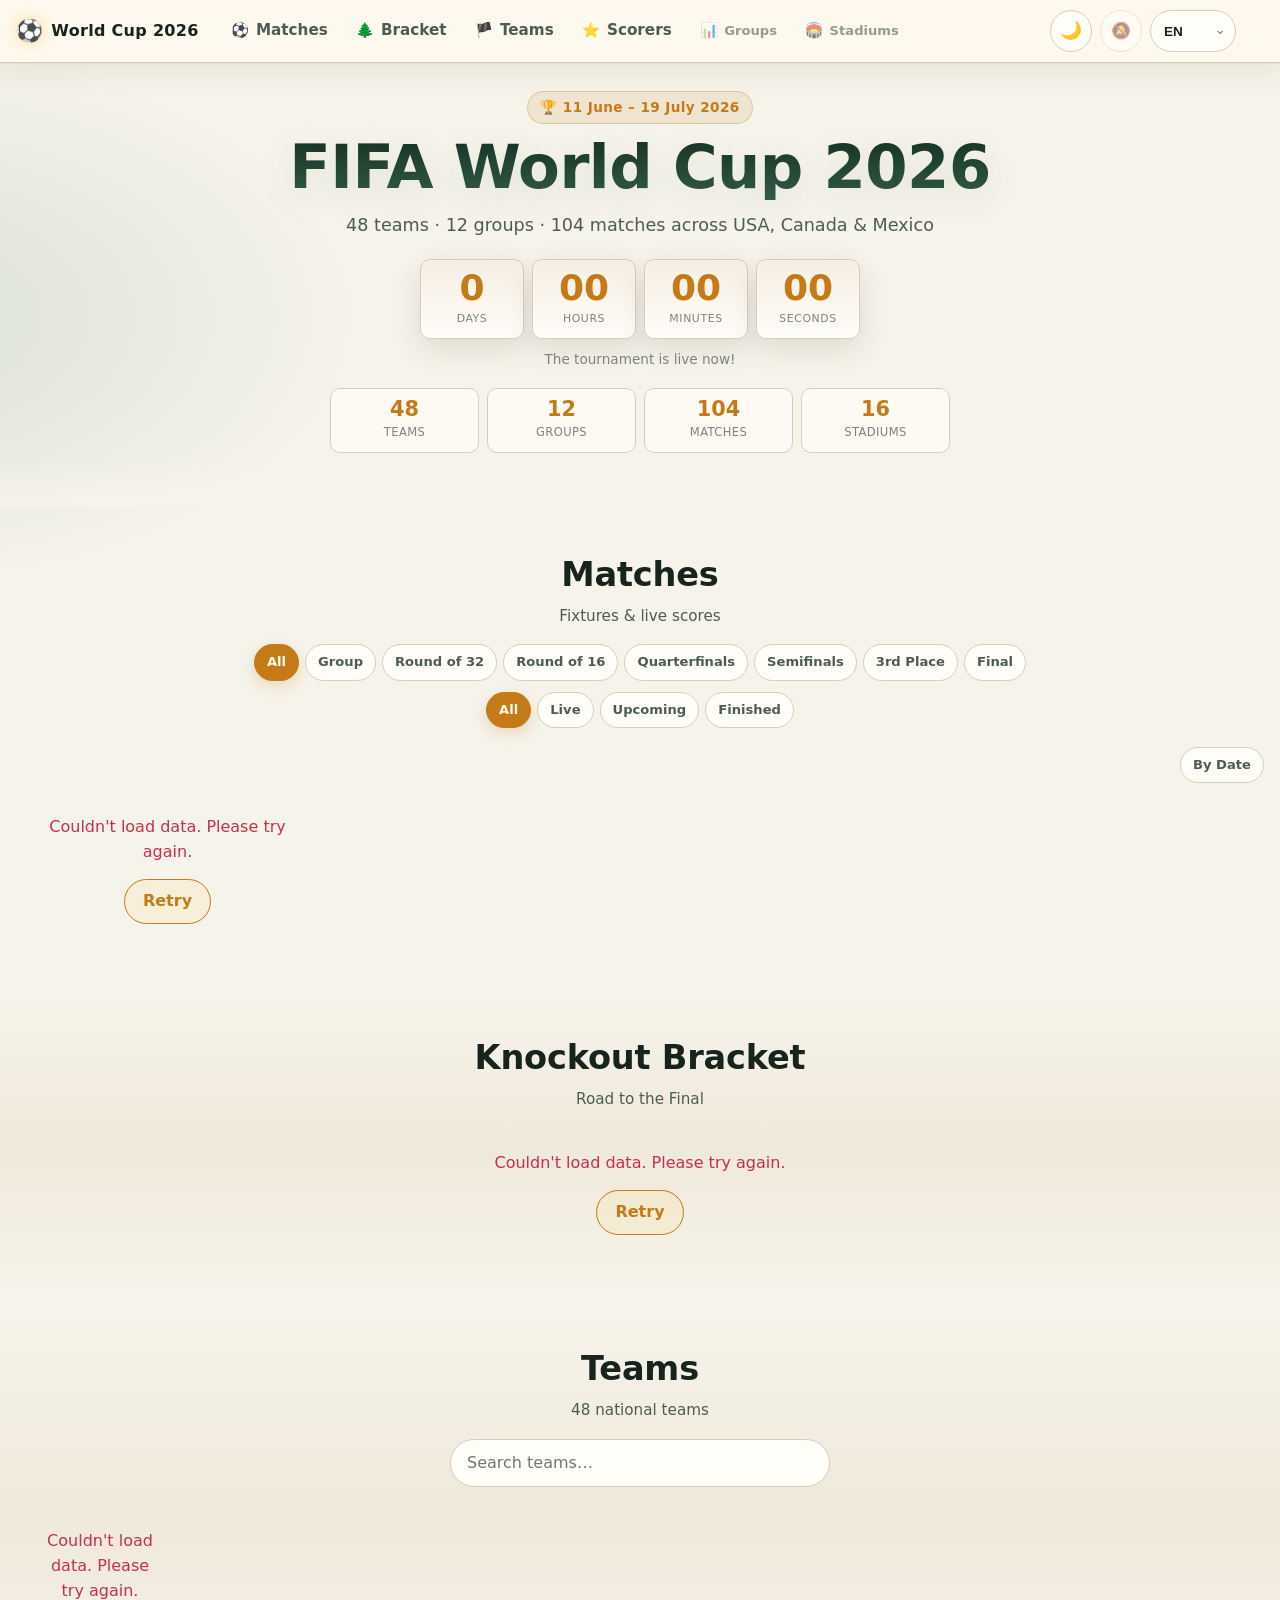
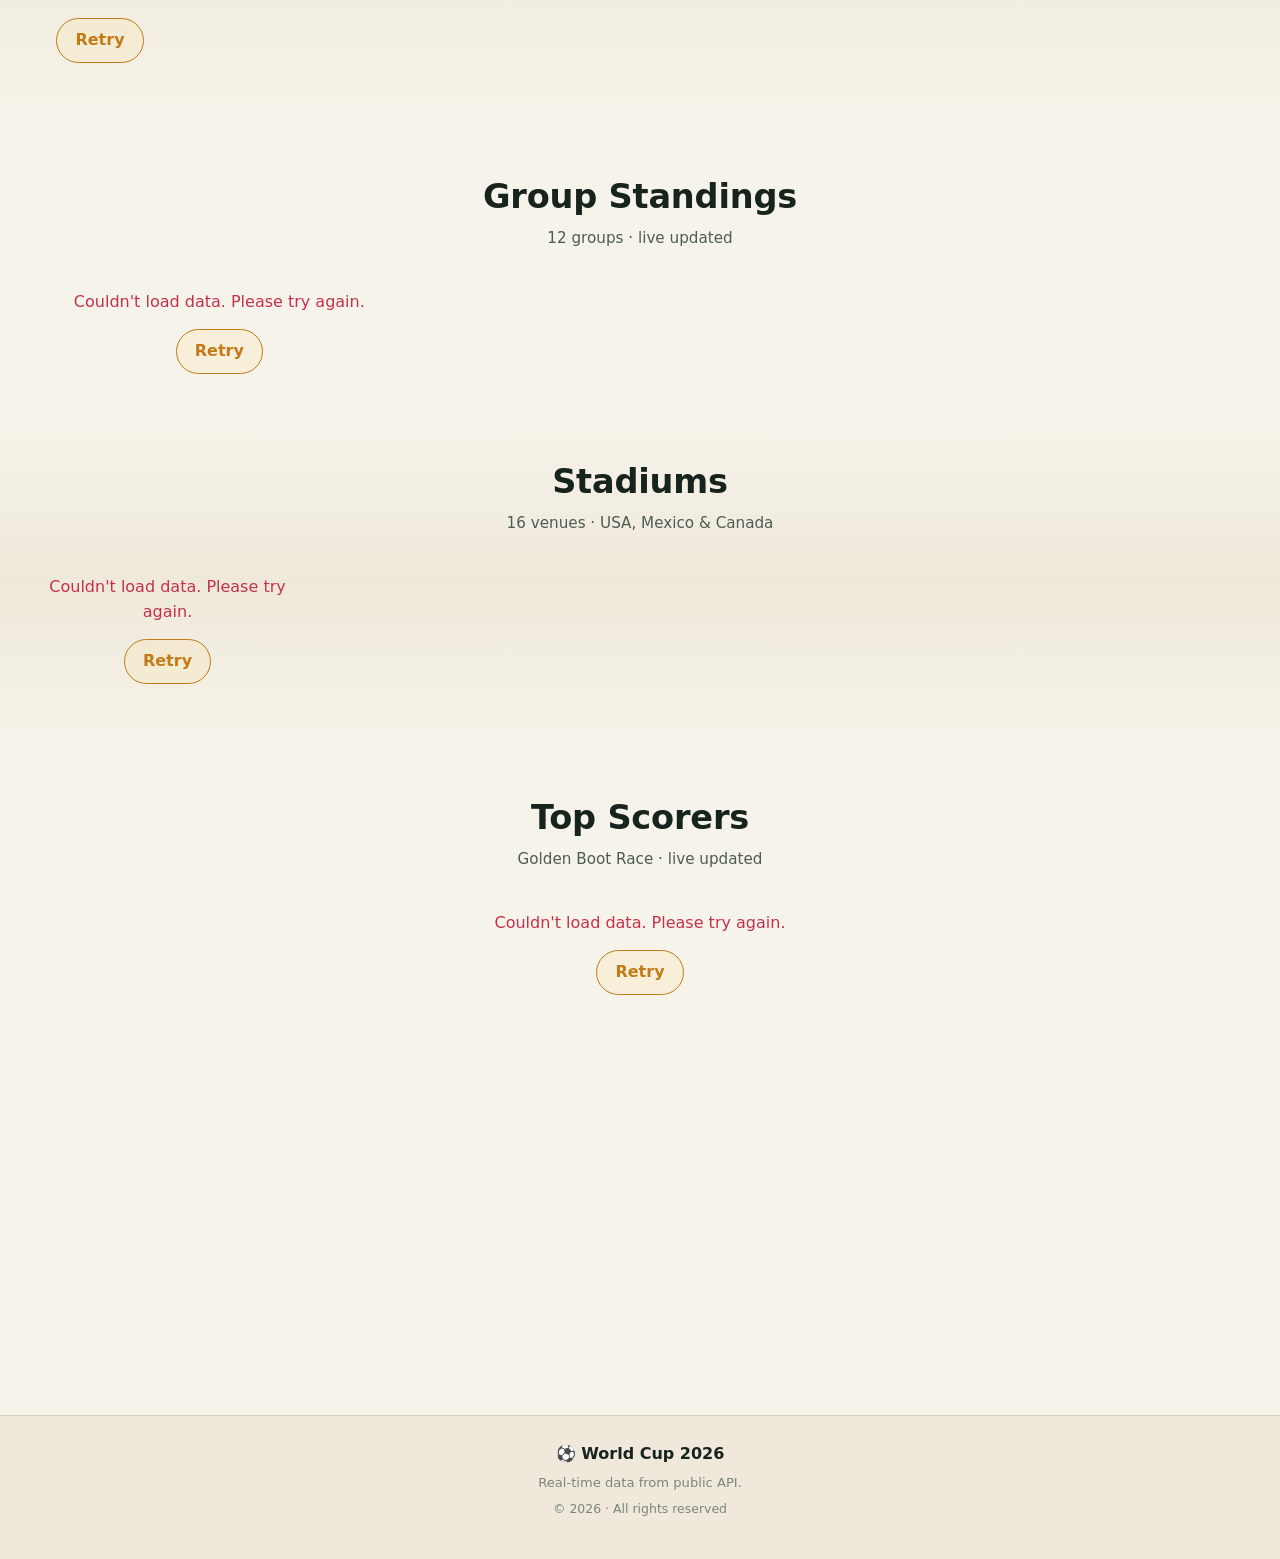
<file: index.html>
<!DOCTYPE html>
<html lang="en" dir="ltr">
<head>
  <meta charset="UTF-8" />
  <meta name="viewport" content="width=device-width, initial-scale=1.0, viewport-fit=cover" />
  <meta name="theme-color" content="#070b16" />
  <meta name="color-scheme" content="dark" />

  <!-- Primary SEO -->
  <title>World Cup 2026 — Live Scores, Fixtures, Groups & Standings</title>
  <meta name="description" content="World Cup 2026 live scores, fixtures & group standings. Real-time updates for all 48 teams and 104 matches across USA, Canada & Mexico. Track World Cup 2026 matches, scores, groups, and standings." />
  <meta name="keywords" content="World Cup 2026, FIFA World Cup 2026, world cup 2026 live scores, world cup 2026 fixtures, world cup 2026 groups, world cup 2026 standings, world cup 2026 table, football, soccer, USA Canada Mexico, 48 teams, 104 matches" />
  <meta name="author" content="World Cup 26 Tracker" />
  <meta name="robots" content="index, follow, max-image-preview:large, max-snippet:-1, max-video-preview:-1" />
  <meta name="googlebot" content="index, follow" />
  <link rel="canonical" href="https://shawon-lodh.github.io/worldcup26/" />
  <link rel="sitemap" type="application/xml" title="Sitemap" href="https://shawon-lodh.github.io/worldcup26/sitemap.xml" />

  <!-- hreflang: English + Bangla -->
  <link rel="alternate" hreflang="en" href="https://shawon-lodh.github.io/worldcup26/?lang=en" />
  <link rel="alternate" hreflang="bn" href="https://shawon-lodh.github.io/worldcup26/?lang=bn" />
  <link rel="alternate" hreflang="x-default" href="https://shawon-lodh.github.io/worldcup26/" />

  <!-- Open Graph -->
  <meta property="og:type" content="website" />
  <meta property="og:site_name" content="World Cup 2026" />
  <meta property="og:title" content="FIFA World Cup 2026 — Live Scores & Fixtures" />
  <meta property="og:description" content="Real-time scores, fixtures and group standings for all 104 matches of FIFA World Cup 2026 across USA, Canada & Mexico." />
  <meta property="og:url" content="https://shawon-lodh.github.io/worldcup26/" />
  <meta property="og:locale" content="en" />
  <meta property="og:locale:alternate" content="bn" />
  <meta property="og:image" content="https://shawon-lodh.github.io/worldcup26/assets/og.png" />
  <meta property="og:image:width" content="1200" />
  <meta property="og:image:height" content="630" />
  <meta property="og:image:alt" content="FIFA World Cup 2026 tracker" />

  <!-- Twitter Card -->
  <meta name="twitter:card" content="summary_large_image" />
  <meta name="twitter:title" content="FIFA World Cup 2026 — Live Scores & Fixtures" />
  <meta name="twitter:description" content="Real-time scores, fixtures and group standings for all 104 matches of FIFA World Cup 2026." />
  <meta name="twitter:image" content="https://shawon-lodh.github.io/worldcup26/assets/og.png" />

  <!-- PWA / icons -->
  <link rel="manifest" href="site.webmanifest" />
  <link rel="apple-touch-icon" href="assets/icons/icon-192.png" />
  <link rel="icon" type="image/svg+xml" href="assets/icons/favicon.svg" />
  <link rel="icon" type="image/png" sizes="32x32" href="assets/icons/icon-32.png" />
  <link rel="shortcut icon" href="favicon.ico" />

  <!-- Mobile app deep-link hints (deferred deep links can be added per platform) -->
  <meta name="application-name" content="World Cup 2026" />
  <meta name="apple-mobile-web-app-capable" content="yes" />
  <meta name="apple-mobile-web-app-status-bar-style" content="black-translucent" />
  <meta name="apple-mobile-web-app-title" content="World Cup 2026" />
  <meta name="mobile-web-app-capable" content="yes" />

  <!-- Performance -->
  <link rel="preconnect" href="https://flagcdn.com" crossorigin />
  <link rel="dns-prefetch" href="https://www.googletagmanager.com" />
  <link rel="stylesheet" href="assets/css/styles.css?v=6" />

  <!-- Google Search Console verification token -->
  <meta name="google-site-verification" content="fX9WxSy3emi-8nf_U-zmf0Hlfic_TPFxzqS1rGSYq4E" />

  <!-- Structured data: tells Google exactly what this page is.
       Improves eligibility for rich results (sports, breadcrumbs, sitelinks, FAQ). -->
  <script type="application/ld+json">
  {
    "@context": "https://schema.org",
    "@graph": [
      {
        "@type": "WebSite",
        "@id": "https://shawon-lodh.github.io/worldcup26/#website",
        "url": "https://shawon-lodh.github.io/worldcup26/",
        "name": "World Cup 2026 — Live Scores & Fixtures",
        "description": "Live scores, fixtures and group standings for FIFA World Cup 2026. Real-time updates for all 48 teams and 104 matches.",
        "inLanguage": ["en", "bn"],
        "potentialAction": {
          "@type": "SearchAction",
          "target": "https://shawon-lodh.github.io/worldcup26/?q={search_term_string}",
          "query-input": "required name=search_term_string"
        }
      },
      {
        "@type": "SportsEvent",
        "name": "2026 FIFA World Cup",
        "sport": "Soccer",
        "startDate": "2026-06-11T13:00:00Z",
        "endDate": "2026-07-19T18:00:00Z",
        "location": [
          { "@type": "Country", "name": "United States" },
          { "@type": "Country", "name": "Mexico" },
          { "@type": "Country", "name": "Canada" }
        ],
        "offers": {
          "@type": "Offer",
          "url": "https://www.fifa.com/en/tickets",
          "name": "FIFA World Cup 2026 Tickets"
        },
        "description": "The 23rd edition of the FIFA World Cup, hosted by USA, Canada and Mexico, featuring 48 national teams across 12 groups and 104 matches.",
        "url": "https://shawon-lodh.github.io/worldcup26/"
      },
      {
        "@type": "BreadcrumbList",
        "itemListElement": [
          { "@type": "ListItem", "position": 1, "name": "World Cup 2026", "item": "https://shawon-lodh.github.io/worldcup26/" },
          { "@type": "ListItem", "position": 2, "name": "Matches & Fixtures", "item": "https://shawon-lodh.github.io/worldcup26/#matches" },
          { "@type": "ListItem", "position": 3, "name": "Group Standings", "item": "https://shawon-lodh.github.io/worldcup26/#groups" },
          { "@type": "ListItem", "position": 4, "name": "Teams", "item": "https://shawon-lodh.github.io/worldcup26/#teams" },
          { "@type": "ListItem", "position": 5, "name": "Stadiums", "item": "https://shawon-lodh.github.io/worldcup26/#stadiums" }
        ]
      },
      {
        "@type": "FAQPage",
        "mainEntity": [
          {
            "@type": "Question",
            "name": "When is the FIFA World Cup 2026?",
            "acceptedAnswer": { "@type": "Answer", "text": "The FIFA World Cup 2026 runs from 11 June to 19 July 2026 across USA, Canada and Mexico." }
          },
          {
            "@type": "Question",
            "name": "How many teams are in the World Cup 2026?",
            "acceptedAnswer": { "@type": "Answer", "text": "48 teams will compete in the 2026 FIFA World Cup, expanded from 32 teams in previous tournaments." }
          },
          {
            "@type": "Question",
            "name": "How many matches are in the World Cup 2026?",
            "acceptedAnswer": { "@type": "Answer", "text": "A total of 104 matches will be played across the tournament: 72 group stage matches, plus 32 knockout matches through to the Final." }
          },
          {
            "@type": "Question",
            "name": "Where can I see World Cup 2026 live scores and group standings?",
            "acceptedAnswer": { "@type": "Answer", "text": "You can track live scores, fixtures and group standings for World Cup 2026 at https://shawon-lodh.github.io/worldcup26/ with real-time updates." }
          }
        ]
      }
    ]
  }
  </script>
</head>
<body>
  <!-- ░░ Header / Nav ░░ -->
  <header class="topbar" id="topbar">
    <div class="container topbar__inner">
      <a href="#top" class="brand" aria-label="World Cup 2026">
        <span class="brand__ball">⚽</span>
        <span class="brand__text" data-i18n="brand">World Cup 2026</span>
      </a>
      <nav class="nav" id="nav">
        <a href="#matches" class="nav__link"><i>⚽</i> <span data-i18n="nav_matches">Matches</span></a>
        <a href="#bracket" class="nav__link"><i>🌲</i> <span data-i18n="nav_bracket">Bracket</span></a>
        <a href="#teams" class="nav__link"><i>🏴</i> <span data-i18n="nav_teams">Teams</span></a>
        <a href="#scorers" class="nav__link"><i>⭐</i> <span data-i18n="nav_scorers">Scorers</span></a>
        <a href="#groups" class="nav__link nav__link--sub"><i>📊</i> <span data-i18n="nav_groups">Groups</span></a>
        <a href="#stadiums" class="nav__link nav__link--sub"><i>🏟️</i> <span data-i18n="nav_stadiums">Stadiums</span></a>
      </nav>
      <div class="topbar__actions">
        <button id="themeBtn" class="theme-btn" aria-label="Toggle theme">☀️</button>
        <button id="notifBtn" class="theme-btn" aria-label="Goal notifications" title="Enable goal alerts">🔔</button>
        <label class="lang-switch" for="langSelect">
          <span class="sr-only" data-i18n="language_label">Language</span>
          <select id="langSelect" class="lang-switch__select" aria-label="Language">
            <option value="en">EN</option>
            <option value="bn">বাংলা</option>
          </select>
        </label>
        <button id="menuBtn" class="btn btn--icon menu-btn" aria-label="Menu" aria-expanded="false">☰</button>
        </div>
        <div id="statsBarHost" style="margin-top:16px"></div>
        <div id="tourneyProgressHost" style="margin-top:12px"></div>
      </div>
  </header>

  <main id="top">
    <!-- ░░ Hero ░░ -->
    <section class="hero">
      <div class="container hero__inner">
        <p class="hero__badge">🏆 <span data-i18n="hero_dates">11 June – 19 July 2026</span></p>
        <h1 class="hero__title" data-i18n="hero_title">FIFA World Cup 2026</h1>
        <p class="hero__subtitle" data-i18n="hero_subtitle">48 teams · 12 groups · 104 matches across USA, Canada & Mexico</p>

        <div class="countdown" id="countdown" aria-live="polite">
          <div class="countdown__cell"><span class="countdown__num" id="cd-days">--</span><span class="countdown__lbl" data-i18n="cd_days">Days</span></div>
          <div class="countdown__sep">:</div>
          <div class="countdown__cell"><span class="countdown__num" id="cd-hours">--</span><span class="countdown__lbl" data-i18n="cd_hours">Hours</span></div>
          <div class="countdown__sep">:</div>
          <div class="countdown__cell"><span class="countdown__num" id="cd-mins">--</span><span class="countdown__lbl" data-i18n="cd_mins">Minutes</span></div>
          <div class="countdown__sep">:</div>
          <div class="countdown__cell"><span class="countdown__num" id="cd-secs">--</span><span class="countdown__lbl" data-i18n="cd_secs">Seconds</span></div>
        </div>
        <p class="countdown__target" id="cdTarget"></p>

        <div class="stats" id="statsList">
          <div class="stat"><span class="stat__num">48</span><span class="stat__lbl" data-i18n="stat_teams">Teams</span></div>
          <div class="stat"><span class="stat__num">12</span><span class="stat__lbl" data-i18n="stat_groups">Groups</span></div>
          <div class="stat"><span class="stat__num">104</span><span class="stat__lbl" data-i18n="stat_matches">Matches</span></div>
          <div class="stat"><span class="stat__num">16</span><span class="stat__lbl" data-i18n="stat_stadiums">Stadiums</span></div>
        </div>
        <div id="tourneyProgressHost" style="margin-top:12px"></div>
      </div>
      <div class="hero__wave" aria-hidden="true"></div>
    </section>

    <!-- ░░ Live Banner ░░ -->
    <div id="liveBannerHost"></div>

    <!-- ░░ Matches ░░ -->
    <section id="matches" class="section">
      <div class="container">
        <div class="section__head">
          <h2 class="section__title" data-i18n="matches_title">Matches</h2>
          <p class="section__sub" data-i18n="matches_sub">Fixtures & live scores</p>
          <span id="livePulse" class="live-pulse is-hidden"><span class="live-pulse__dot"></span><span data-i18n="live">LIVE</span></span>
        </div>

        <div class="filters" id="matchFilters">
          <div class="filters__group" role="tablist" aria-label="Match stage">
            <button class="chip is-active" data-filter-stage="all" data-i18n="stage_all">All</button>
            <button class="chip" data-filter-stage="group" data-i18n="stage_group">Group</button>
            <button class="chip" data-filter-stage="r32" data-i18n="stage_r32">Round of 32</button>
            <button class="chip" data-filter-stage="r16" data-i18n="stage_r16">Round of 16</button>
            <button class="chip" data-filter-stage="qf" data-i18n="stage_qf">Quarterfinals</button>
            <button class="chip" data-filter-stage="sf" data-i18n="stage_sf">Semifinals</button>
            <button class="chip" data-filter-stage="third" data-i18n="stage_third">3rd Place</button>
            <button class="chip" data-filter-stage="final" data-i18n="stage_final">Final</button>
          </div>
          <div class="filters__group" role="tablist" aria-label="Match status">
            <button class="chip is-active" data-filter-status="all" data-i18n="status_all">All</button>
            <button class="chip" data-filter-status="live" data-i18n="status_live">Live</button>
            <button class="chip" data-filter-status="upcoming" data-i18n="status_upcoming">Upcoming</button>
            <button class="chip" data-filter-status="finished" data-i18n="status_finished">Finished</button>
          </div>
        </div>
        <div style="display:flex;justify-content:flex-end;margin-bottom:8px">
          <button id="calToggleBtn" class="chip" data-i18n="cal_by_date">By Date</button>
        </div>

        <div class="matches-grid" id="matchesGrid" aria-live="polite">
          <noscript>
            <div style="padding:24px;background:var(--bg-2);border-radius:12px;text-align:center">
              <p><strong>JavaScript is required to view live match scores and fixtures.</strong></p>
              <p>Please enable JavaScript for real-time World Cup 2026 match data.</p>
            </div>
          </noscript>
          <div class="loading" data-i18n="loading">Loading matches…</div>
        </div>
      </div>
    </section>

    <!-- ░░ Bracket ░░ -->
    <section id="bracket" class="section section--alt">
      <div class="container">
        <div class="section__head">
          <h2 class="section__title" data-i18n="bracket_title">Knockout Bracket</h2>
          <p class="section__sub" data-i18n="bracket_sub">Road to the Final</p>
        </div>
        <div class="bracket-grid" id="bracketGrid">
          <div class="loading" data-i18n="loading">Loading bracket…</div>
        </div>
      </div>
    </section>

    <!-- ░░ Teams ░░ -->
    <section id="teams" class="section section--alt">
      <div class="container">
        <div class="section__head">
          <h2 class="section__title" data-i18n="teams_title">Teams</h2>
          <p class="section__sub" data-i18n="teams_sub">48 national teams</p>
        </div>
        <input type="search" id="teamSearch" class="search-input" data-i18n-ph="search_teams" placeholder="Search teams…" />
        <div class="teams-grid" id="teamsGrid">
          <noscript>
            <div style="columns:3;column-gap:24px;padding:16px;color:var(--text-2);font-size:14px;line-height:2">
              <div><b>Group A:</b> Mexico, South Africa, South Korea, Czech Republic</div>
              <div><b>Group B:</b> Canada, Bosnia and Herzegovina, Qatar, Switzerland</div>
              <div><b>Group C:</b> Brazil, Morocco, Haiti, Scotland</div>
              <div><b>Group D:</b> United States, Paraguay, Australia, Turkey</div>
              <div><b>Group E:</b> Germany, Curaçao, Ivory Coast, Ecuador</div>
              <div><b>Group F:</b> Netherlands, Japan, Sweden, Tunisia</div>
              <div><b>Group G:</b> Belgium, Egypt, Iran, New Zealand</div>
              <div><b>Group H:</b> Spain, Cape Verde, Saudi Arabia, Uruguay</div>
              <div><b>Group I:</b> France, Senegal, Iraq, Norway</div>
              <div><b>Group J:</b> Argentina, Algeria, Austria, Jordan</div>
              <div><b>Group K:</b> Portugal, Democratic Republic of the Congo, Uzbekistan, Colombia</div>
              <div><b>Group L:</b> England, Croatia, Ghana, Panama</div>
            </div>
          </noscript>
          <div class="loading" data-i18n="loading">Loading teams…</div>
        </div>
      </div>
    </section>

    <!-- ░░ Groups ░░ -->
    <section id="groups" class="section">
      <div class="container">
        <div class="section__head">
          <h2 class="section__title" data-i18n="groups_title">Group Standings</h2>
          <p class="section__sub" data-i18n="groups_sub">12 groups · live updated</p>
        </div>
        <div class="groups-grid" id="groupsGrid">
          <noscript>
            <div style="display:grid;grid-template-columns:repeat(auto-fill,minmax(280px,1fr));gap:16px;padding:16px;color:var(--text-2);font-size:13px;line-height:1.8">
              <div><b>Group A:</b> Mexico, South Africa, South Korea, Czech Republic</div>
              <div><b>Group B:</b> Canada, Bosnia and Herzegovina, Qatar, Switzerland</div>
              <div><b>Group C:</b> Brazil, Morocco, Haiti, Scotland</div>
              <div><b>Group D:</b> United States, Paraguay, Australia, Turkey</div>
              <div><b>Group E:</b> Germany, Curaçao, Ivory Coast, Ecuador</div>
              <div><b>Group F:</b> Netherlands, Japan, Sweden, Tunisia</div>
              <div><b>Group G:</b> Belgium, Egypt, Iran, New Zealand</div>
              <div><b>Group H:</b> Spain, Cape Verde, Saudi Arabia, Uruguay</div>
              <div><b>Group I:</b> France, Senegal, Iraq, Norway</div>
              <div><b>Group J:</b> Argentina, Algeria, Austria, Jordan</div>
              <div><b>Group K:</b> Portugal, DR Congo, Uzbekistan, Colombia</div>
              <div><b>Group L:</b> England, Croatia, Ghana, Panama</div>
            </div>
          </noscript>
          <div class="loading" data-i18n="loading">Loading groups…</div>
        </div>
        <div id="groupProgressHost" style="margin-top:16px;display:grid;grid-template-columns:repeat(auto-fill,minmax(200px,1fr));gap:8px"></div>
      </div>
    <section id="stadiums" class="section section--alt">
      <div class="container">
        <div class="section__head">
          <h2 class="section__title" data-i18n="stadiums_title">Stadiums</h2>
          <p class="section__sub" data-i18n="stadiums_sub">16 venues · USA, Mexico & Canada</p>
        </div>
        <div class="stadiums-grid" id="stadiumsGrid">
          <noscript>
            <div style="columns:2;column-gap:24px;padding:16px;color:var(--text-2);font-size:13px;line-height:2">
              <div>Estadio Azteca — Mexico City, Mexico (83,000)</div>
              <div>Estadio Akron — Guadalajara, Mexico (48,000)</div>
              <div>Estadio BBVA — Monterrey, Mexico (53,500)</div>
              <div>AT&T Stadium — Dallas, USA (94,000)</div>
              <div>NRG Stadium — Houston, USA (72,000)</div>
              <div>Arrowhead Stadium — Kansas City, USA (73,000)</div>
              <div>Mercedes-Benz Stadium — Atlanta, USA (75,000)</div>
              <div>Hard Rock Stadium — Miami, USA (65,000)</div>
              <div>Gillette Stadium — Boston, USA (65,000)</div>
              <div>Lincoln Financial Field — Philadelphia, USA (69,000)</div>
              <div>MetLife Stadium — New York/New Jersey, USA (82,500)</div>
              <div>BMO Field — Toronto, Canada (45,000)</div>
              <div>BC Place — Vancouver, Canada (54,000)</div>
              <div>Lumen Field — Seattle, USA (69,000)</div>
              <div>Levi's Stadium — San Francisco Bay Area, USA (71,000)</div>
              <div>SoFi Stadium — Los Angeles, USA (70,000)</div>
            </div>
          </noscript>
          <div class="loading" data-i18n="loading">Loading stadiums…</div>
        </div>
      </div>
    </section>

    <!-- ░░ Top Scorers ░░ -->
    <section id="scorers" class="section">
      <div class="container">
        <div class="section__head">
          <h2 class="section__title" data-i18n="scorers_title">Top Scorers</h2>
          <p class="section__sub" data-i18n="scorers_sub">Golden Boot Race</p>
        </div>
        <div class="scorers-grid" id="scorersGrid">
          <div class="loading" data-i18n="loading">Loading scorers…</div>
        </div>
      </div>
    </section>
  </main>

  <!-- ░░ About — SEO content ░░ -->
  <section class="section" style="padding:48px 0;background:var(--bg-2)">
    <div class="container" style="max-width:800px;margin:0 auto;text-align:center">
      <h2 style="font-size:1.5rem;margin-bottom:16px;color:var(--text-1)">FIFA World Cup 2026 — Live Scores, Fixtures & Group Standings</h2>
      <p style="color:var(--text-3);line-height:1.8;font-size:14px">
        The 23rd edition of the FIFA World Cup, co-hosted by the <strong>USA, Canada and Mexico</strong>, runs from <strong>11 June to 19 July 2026</strong>.
        Featuring <strong>48 national teams</strong> across <strong>12 groups</strong> playing <strong>104 matches</strong> at <strong>16 venues</strong> across three countries.
        Follow <strong>live World Cup 2026 scores</strong>, group standings, match fixtures, team rosters and stadium information — updated in real time.
        Watch every stage from the Group Stage through Round of 32, Round of 16, Quarter-finals, Semi-finals, Third Place match, to the Final.
      </p>
    </div>
  </section>

  <!-- ░░ Footer ░░ -->
  <footer class="footer">
    <div class="container footer__inner">
      <div class="footer__brand">⚽ <span data-i18n="brand">World Cup 2026</span></div>
      <p class="footer__note" data-i18n="footer_note">Real-time data from public API.</p>
      <p class="footer__copy">© 2026 · <span data-i18n="footer_rights">All rights reserved</span></p>
    </div>
  </footer>

  <!-- ░░ Match Detail Modal ░░ -->
  <div class="modal" id="matchModal" aria-hidden="true" role="dialog" aria-modal="true">
    <div class="modal__backdrop" data-close></div>
    <div class="modal__panel">
      <button class="modal__close" data-close aria-label="Close">✕</button>
      <div id="matchModalBody"></div>
    </div>
  </div>

  <!-- ░░ Team Profile Modal ░░ -->
  <div class="modal" id="teamModal" aria-hidden="true" role="dialog" aria-modal="true">
    <div class="modal__backdrop" data-close></div>
    <div class="modal__panel modal__panel--wide">
      <button class="modal__close" data-close aria-label="Close">✕</button>
      <div id="teamModalBody"></div>
      <div id="h2hSection" style="margin-top:24px;padding-top:24px;border-top:1px solid var(--border)"></div>
    </div>
  </div>

  <script type="module" src="assets/js/main.js?v=8"></script>
</body>
</html>
</file>
<file: assets/css/styles.css>
/* ============================================================
   FIFA World Cup 2026 — UI
   Mobile-first, dark theme, RTL/LTR aware, no build step.
   ============================================================ */

:root {
  --bg: #070b16;
  --bg-2: #0b1224;
  --bg-3: #131c33;
  --surface: #111a2e;
  --surface-2: #16223c;
  --border: #23304f;
  --text: #eef3ff;
  --text-2: #aab6d4;
  --text-3: #6f7c9c;
  --accent: #f7c948;       /* gold */
  --accent-2: #ff2e63;     /* crimson  */
  --accent-3: #00d2ff;     /* cyan     */
  --green: #16d17a;
  --red: #ff5470;
  --hero-glow-1: rgba(21,34,74,1);
  --hero-glow-2: rgba(26,19,64,1);
  --radius: 14px;
  --radius-sm: 10px;
  --shadow: 0 8px 30px rgba(0,0,0,.45);
  --max: 1280px;
  --nav-h: 62px;
  --font: "Inter", "Segoe UI", "Hiragino Sans", "Noto Sans Bengali", system-ui, -apple-system, sans-serif;
  color-scheme: dark;
}

/* Light theme overrides */
html.theme-light {
  --bg: #f6f3ea;
  --bg-2: #fffaf0;
  --bg-3: #ece4d4;
  --surface: #fffdf8;
  --surface-2: #f5efe3;
  --border: #d8cdb8;
  --text: #17231d;
  --text-2: #4d5c53;
  --text-3: #7b857c;
  --accent: #c47a16;
  --accent-2: #c7354c;
  --accent-3: #0f766e;
  --green: #16885d;
  --red: #c5304a;
  --hero-glow-1: rgba(246, 210, 127, .44);
  --hero-glow-2: rgba(85, 143, 108, .18);
  --shadow: 0 10px 28px rgba(59, 45, 24, .12);
  color-scheme: light;
}

* { box-sizing: border-box; margin: 0; padding: 0; }
html { scroll-behavior: smooth; -webkit-text-size-adjust: 100%; }
body {
  font-family: var(--font);
  background: radial-gradient(1200px 600px at 80% -10%, var(--hero-glow-1) 0%, transparent 60%),
              radial-gradient(900px 500px at -10% 10%, var(--hero-glow-2) 0%, transparent 55%),
              var(--bg);
  color: var(--text);
  line-height: 1.55;
  min-height: 100vh;
  overflow-x: hidden;
}
img { max-width: 100%; display: block; }
a { color: inherit; text-decoration: none; }
button { font: inherit; color: inherit; cursor: pointer; background: none; border: none; }
input { font: inherit; }

.container { width: 100%; max-width: var(--max); margin-inline: auto; padding-inline: 16px; }
.sr-only {
  position: absolute;
  width: 1px;
  height: 1px;
  padding: 0;
  margin: -1px;
  overflow: hidden;
  clip: rect(0, 0, 0, 0);
  white-space: nowrap;
  border: 0;
}

/* ── RTL ───────────────────────────────────────────────── */
html[dir="rtl"] { direction: rtl; }
html[dir="rtl"] body { text-align: right; }

/* ── Buttons / chips ──────────────────────────────────── */
.btn { display: inline-flex; align-items: center; gap: 6px; border-radius: 999px; font-weight: 600; }
.btn--ghost { border: 1px solid var(--border); padding: 7px 14px; color: var(--text); }
.btn--icon { width: 42px; height: 42px; justify-content: center; font-size: 1.1rem; }
.chip {
  border: 1px solid var(--border);
  background: var(--surface);
  color: var(--text-2);
  padding: 7px 12px;
  border-radius: 999px;
  font-size: .82rem;
  font-weight: 600;
  white-space: nowrap;
  transition: all .15s ease;
}
.chip:hover { color: var(--text); border-color: var(--accent); }
.chip.is-active { background: var(--accent); color: #1a1206; border-color: var(--accent); }
html.theme-light .chip.is-active {
  color: #fffaf0;
  box-shadow: 0 5px 14px rgba(196, 122, 22, .22);
}

/* ── Topbar ───────────────────────────────────────────── */
.topbar {
  position: sticky; top: 0; z-index: 50;
  background: rgba(7,11,22,.82);
  backdrop-filter: blur(14px);
  border-bottom: 1px solid var(--border);
}
html.theme-light .topbar {
  background: rgba(255, 250, 240, .86);
  box-shadow: 0 1px 0 rgba(93, 72, 38, .06), 0 10px 26px rgba(59, 45, 24, .08);
}
.topbar__inner { display: flex; align-items: center; gap: 14px; height: var(--nav-h); }
.brand { display: inline-flex; align-items: center; gap: 8px; font-weight: 800; letter-spacing: .3px; }
.brand__ball { font-size: 1.35rem; filter: drop-shadow(0 0 8px rgba(247,201,72,.6)); }
.nav { display: none; gap: 4px; margin-inline-start: 6px; }
.nav__link {
  padding: 8px 12px; border-radius: 8px; color: var(--text-2); font-weight: 600; font-size: .95rem;
  transition: color .15s, background .15s;
}
.nav__link:hover { color: var(--text); background: rgba(255,255,255,.05); }
.nav__link--sub { opacity: .6; font-size: .82rem; }
html.theme-light .nav__link:hover { background: rgba(15, 118, 110, .08); }
.topbar__actions { margin-inline-start: auto; display: flex; align-items: center; gap: 8px; }
.lang-switch {
  position: relative;
  display: inline-flex;
  align-items: center;
}
.lang-switch::after {
  content: "⌄";
  position: absolute;
  inset-inline-end: 10px;
  top: 50%;
  transform: translateY(-55%);
  color: var(--text-3);
  pointer-events: none;
  font-size: .85rem;
}
.lang-switch__select {
  min-width: 86px;
  height: 42px;
  appearance: none;
  border: 1px solid var(--border);
  border-radius: 999px;
  background: var(--surface);
  color: var(--text);
  padding: 0 28px 0 13px;
  font-weight: 800;
  font-size: .85rem;
  line-height: 42px;
  cursor: pointer;
}
.lang-switch__select:focus {
  outline: none;
  border-color: var(--accent);
  box-shadow: 0 0 0 3px rgba(247,201,72,.16);
}
.menu-btn { display: inline-flex; border: 1px solid var(--border); background: var(--surface); }

/* mobile nav drawer */
.nav.is-open {
  display: flex; flex-direction: column; gap: 2px;
  position: fixed; inset: var(--nav-h) 0 auto 0;
  background: var(--bg-2); border-bottom: 1px solid var(--border);
  padding: 10px 18px 16px; box-shadow: var(--shadow);
}
.nav.is-open .nav__link { padding: 12px 10px; font-size: 1.05rem; border-radius: 8px; }

@media (min-width: 760px) {
  .nav { display: flex; }
  .menu-btn { display: none; }
}

/* ── Hero ─────────────────────────────────────────────── */
.hero {
  position: relative;
  padding-top: 28px;
  padding-bottom: 42px;
  text-align: center;
  overflow: hidden;
}
.hero__badge {
  display: inline-block; padding: 5px 12px; border-radius: 999px;
  background: rgba(247,201,72,.12); color: var(--accent);
  border: 1px solid rgba(247,201,72,.35);
  font-weight: 700; font-size: .85rem; letter-spacing: .4px;
  margin-bottom: 12px;
}
.hero__title {
  font-size: clamp(2rem, 6vw, 3.8rem);
  font-weight: 900; line-height: 1.05; letter-spacing: -.5px;
  background: linear-gradient(180deg, #ffffff 0%, #c3cdf2 100%);
  -webkit-background-clip: text; background-clip: text; color: transparent;
  text-shadow: 0 0 50px rgba(247,201,72,.18);
}
html.theme-light .hero__badge {
  background: rgba(183, 121, 31, .12);
  border-color: rgba(183, 121, 31, .28);
}
html.theme-light .hero__title {
  background: linear-gradient(180deg, #163225 0%, #315844 100%);
  -webkit-background-clip: text; background-clip: text; color: transparent;
  text-shadow: 0 10px 34px rgba(85, 143, 108, .14);
}
.hero__subtitle { color: var(--text-2); margin: 12px auto 0; max-width: 620px; font-size: clamp(.95rem,2.4vw,1.1rem); }
.hero__wave {
  position: absolute; inset: auto 0 -1px 0; height: 52px;
  background: linear-gradient(180deg, transparent, var(--bg));
}

/* ── Countdown ────────────────────────────────────────── */
.countdown {
  display: grid; grid-template-columns: repeat(4, minmax(0, 1fr)); gap: 8px;
  width: min(100%, 440px);
  margin: 20px auto 4px;
}
.countdown__cell {
  min-width: 0; padding: 10px 6px; border-radius: var(--radius-sm);
  background: linear-gradient(180deg, var(--surface-2), var(--surface));
  border: 1px solid var(--border); box-shadow: var(--shadow);
}
.countdown__num {
  display: block; font-size: clamp(1.35rem, 5vw, 2.25rem); font-weight: 900;
  color: var(--accent); font-variant-numeric: tabular-nums; line-height: 1;
}
.countdown__lbl { display: block; margin-top: 5px; font-size: .68rem; text-transform: uppercase; letter-spacing: .6px; color: var(--text-3); }
.countdown__sep { display: none; }
.countdown__target { color: var(--text-3); font-size: .85rem; margin-top: 10px; }

/* ── Stats ────────────────────────────────────────────── */
.stats { display: grid; grid-template-columns: repeat(4, minmax(0, 1fr)); gap: 8px; max-width: 620px; margin: 18px auto 0; }
.stat {
  padding: 10px 8px; border-radius: var(--radius-sm);
  background: rgba(255,255,255,.03); border: 1px solid var(--border);
}
html.theme-light .stat {
  background: rgba(255, 253, 248, .78);
  box-shadow: 0 1px 0 rgba(255,255,255,.7) inset;
}
.stat__num { display: block; font-size: 1.3rem; font-weight: 900; color: var(--accent); line-height: 1; }
.stat__lbl { display: block; margin-top: 4px; font-size: .72rem; color: var(--text-3); text-transform: uppercase; letter-spacing: .4px; }

/* ── Live banner ──────────────────────────────────────── */
.live-banner {
  display: none; margin: 0 auto; max-width: var(--max); width: 100%;
  background: linear-gradient(90deg, rgba(255,46,99,.18), rgba(255,46,99,.06));
  border: 1px solid rgba(255,46,99,.45);
  border-radius: var(--radius); padding: 10px 14px; margin-top: 14px;
  font-size: .9rem; color: var(--text);
}
.live-banner.is-show { display: block; }
.live-banner b { color: var(--accent-2); }

/* ── Section ──────────────────────────────────────────── */
.section { padding: 42px 0; position: relative; z-index: 1; }
.section--alt { background: linear-gradient(180deg, transparent, rgba(11,18,36,.6), transparent); }
html.theme-light .section--alt {
  background: linear-gradient(180deg, transparent, rgba(230, 219, 198, .42), transparent);
}
.section__head { text-align: center; margin-bottom: 16px; position: relative; }
.section__title { font-size: clamp(1.45rem, 4vw, 2.1rem); font-weight: 800; letter-spacing: -.2px; }
.section__sub { color: var(--text-2); margin-top: 4px; font-size: .95rem; }
.section__head .live-pulse { position: absolute; top: 4px; inset-inline-end: 0; }

.loading { text-align: center; color: var(--text-3); padding: 30px; font-size: .95rem; }
.error { text-align: center; color: var(--red); padding: 24px; }

/* ── Filters ─────────────────────────────────────────── */
.filters { display: flex; flex-direction: column; gap: 8px; margin-bottom: 16px; }
.filters__group { display: flex; gap: 6px; overflow-x: auto; padding-bottom: 3px; scrollbar-width: thin; }
.filters__group::-webkit-scrollbar { height: 6px; }
.filters__group::-webkit-scrollbar-thumb { background: var(--border); border-radius: 3px; }
@media (min-width: 760px) { .filters { flex-direction: column; align-items: center; } .filters__group { flex-wrap: wrap; justify-content: center; overflow-x: visible; } }

/* ── Live pulse ──────────────────────────────────────── */
.live-pulse { display: inline-flex; align-items: center; gap: 6px; font-weight: 800; font-size: .75rem; letter-spacing: 1px; color: var(--accent-2); }
.live-pulse__dot { width: 8px; height: 8px; border-radius: 50%; background: var(--accent-2); box-shadow: 0 0 0 0 rgba(255,46,99,.7); animation: pulse 1.4s infinite; }
.is-hidden { display: none !important; }
@keyframes pulse { 0% { box-shadow: 0 0 0 0 rgba(255,46,99,.55); } 70% { box-shadow: 0 0 0 10px rgba(255,46,99,0); } 100% { box-shadow: 0 0 0 0 rgba(255,46,99,0); } }

/* ── Matches ─────────────────────────────────────────── */
.matches-grid {
  display: grid; grid-template-columns: 1fr; gap: 12px;
}
@media (min-width: 620px) { .matches-grid { grid-template-columns: repeat(2, 1fr); } }
@media (min-width: 980px) { .matches-grid { grid-template-columns: repeat(3, 1fr); } }
@media (min-width: 1220px) { .matches-grid { grid-template-columns: repeat(4, 1fr); } }

.match-stage-group {
  grid-column: 1 / -1;
}
.match-stage-grid {
  display: grid;
  grid-template-columns: 1fr;
  gap: 12px;
}
.match-stage-group + .match-stage-group {
  border-top: 2px solid var(--border);
  padding-top: 18px;
  margin-top: 6px;
}
@media (min-width: 620px) { .match-stage-grid { grid-template-columns: repeat(2, 1fr); } }
@media (min-width: 980px) { .match-stage-grid { grid-template-columns: repeat(3, 1fr); } }
@media (min-width: 1220px) { .match-stage-grid { grid-template-columns: repeat(4, 1fr); } }

.match {
  position: relative; padding: 12px;
  background: linear-gradient(180deg, var(--surface-2), var(--surface));
  border: 1px solid var(--border); border-radius: var(--radius);
  cursor: pointer; transition: transform .12s ease, border-color .12s, box-shadow .12s;
  display: flex; flex-direction: column; gap: 8px; min-width: 0;
}
html.theme-light .match {
  background: linear-gradient(180deg, #fffdf8, #f7f1e8);
  border-color: var(--border);
  box-shadow: 0 1px 0 rgba(255,255,255,.82) inset;
}
.match:hover { transform: translateY(-2px); border-color: var(--accent); box-shadow: var(--shadow); }
.match.is-live { border-color: var(--accent-2); box-shadow: 0 0 0 1px rgba(255,46,99,.35), 0 8px 24px rgba(255,46,99,.12); }
.match__top { display: flex; align-items: center; justify-content: space-between; gap: 8px; }
.match__stage { font-size: .7rem; font-weight: 700; text-transform: uppercase; letter-spacing: .8px; color: var(--text-3); }
.match__group { font-size: .72rem; font-weight: 800; color: var(--accent); background: rgba(247,201,72,.1); padding: 2px 8px; border-radius: 6px; }
.match__status { font-size: .72rem; font-weight: 700; display: inline-flex; align-items: center; gap: 5px; }
.match__status[data-state="live"] { color: var(--accent-2); }
.match__status[data-state="live"]::before { content: ""; width: 7px; height: 7px; border-radius: 50%; background: var(--accent-2); animation: pulse 1.4s infinite; }
.match__status[data-state="finished"] { color: var(--text-3); }
.match__status[data-state="upcoming"] { color: var(--accent-3); }

.match__teams { display: flex; flex-direction: column; gap: 6px; }
.team-row { display: flex; align-items: center; gap: 10px; min-width: 0; }
.team-row__flag { width: 30px; height: 20px; object-fit: cover; border-radius: 3px; flex: none; background: #1a2a4a; }
.team-row__flag.is-tbd { display: inline-flex; align-items: center; justify-content: center; font-size: .7rem; color: var(--text-3); background: var(--bg-3); border: 1px dashed var(--border); }
.team-row__name { font-weight: 600; font-size: .92rem; flex: 1; min-width: 0; overflow: hidden; text-overflow: ellipsis; white-space: nowrap; }
.team-row__score { font-weight: 900; font-size: 1.15rem; min-width: 22px; text-align: center; font-variant-numeric: tabular-nums; color: var(--text); }
.team-row__score.is-pending { color: var(--text-3); font-weight: 600; }
.team-row.is-winner .team-row__name { color: var(--accent); }
.team-row.is-winner .team-row__score { color: var(--accent); }

.match__bottom { display: flex; align-items: center; justify-content: space-between; gap: 8px; color: var(--text-3); font-size: .74rem; border-top: 1px dashed var(--border); padding-top: 8px; }
.match__date { overflow: hidden; text-overflow: ellipsis; white-space: nowrap; }
.match__stadium { flex: none; max-width: 45%; overflow: hidden; text-overflow: ellipsis; white-space: nowrap; }

/* ── Search input ────────────────────────────────────── */
.search-input {
  width: 100%; max-width: 380px; margin: 0 auto 18px; display: block;
  padding: 11px 16px; border-radius: 999px;
  background: var(--surface); border: 1px solid var(--border); color: var(--text);
}
.search-input:focus { outline: none; border-color: var(--accent); }

/* ── Teams ───────────────────────────────────────────── */
.teams-grid { display: grid; grid-template-columns: repeat(auto-fill, minmax(150px, 1fr)); gap: 12px; }
.team-card {
  padding: 14px; text-align: center;
  background: var(--surface); border: 1px solid var(--border); border-radius: var(--radius-sm);
  transition: transform .12s, border-color .12s;
}
html.theme-light .team-card,
html.theme-light .group-card,
html.theme-light .stadium-card,
html.theme-light .search-input {
  background: #fffdf8;
  border-color: var(--border);
  box-shadow: 0 1px 0 rgba(255,255,255,.82) inset;
}
.team-card:hover { transform: translateY(-2px); border-color: var(--accent); }
.team-card__flag { width: 56px; height: 38px; object-fit: cover; border-radius: 5px; margin: 0 auto 10px; background: #1a2a4a; }
.team-card__name { font-weight: 700; font-size: .9rem; }
.team-card__meta { color: var(--text-3); font-size: .75rem; margin-top: 4px; }
.team-card__meta b { color: var(--accent); }

/* ── Groups ──────────────────────────────────────────── */
.groups-grid { display: grid; grid-template-columns: 1fr; gap: 14px; }
@media (min-width: 620px) { .groups-grid { grid-template-columns: repeat(2, 1fr); } }
@media (min-width: 1000px) { .groups-grid { grid-template-columns: repeat(3, 1fr); } }
.group-card {
  background: var(--surface); border: 1px solid var(--border); border-radius: var(--radius); overflow: hidden;
}
.group-card__head { padding: 12px 14px; background: linear-gradient(90deg, rgba(247,201,72,.14), transparent); border-bottom: 1px solid var(--border); font-weight: 800; font-size: 1rem; }
html.theme-light .group-card__head {
  background: linear-gradient(90deg, rgba(183, 121, 31, .16), rgba(15, 118, 110, .05));
}
.group-card__head b { color: var(--accent); }
.table { width: 100%; border-collapse: collapse; font-size: .82rem; }
.table th, .table td { padding: 9px 8px; text-align: center; }
.table th { color: var(--text-3); font-size: .68rem; text-transform: uppercase; letter-spacing: .5px; border-bottom: 1px solid var(--border); font-weight: 700; }
.table tbody tr:not(:last-child) td { border-bottom: 1px solid rgba(255,255,255,.04); }
.table td.team-col { text-align: start; font-weight: 600; display: flex; align-items: center; gap: 7px; }
.table .team-col img { width: 20px; height: 14px; object-fit: cover; border-radius: 2px; flex: none; }
.table .pts { font-weight: 900; color: var(--accent); }
.table tr.qual td { background: rgba(22,209,122,.06); }
.table td.pos { color: var(--text-3); font-variant-numeric: tabular-nums; }
@media (max-width: 420px) { .table th, .table td { padding: 7px 4px; font-size: .76rem; } }

/* ── Stadiums ─────────────────────────────────────────── */
.stadiums-grid { display: grid; grid-template-columns: 1fr; gap: 12px; }
@media (min-width: 620px) { .stadiums-grid { grid-template-columns: repeat(2, 1fr); } }
@media (min-width: 980px) { .stadiums-grid { grid-template-columns: repeat(3, 1fr); } }
@media (min-width: 1220px) { .stadiums-grid { grid-template-columns: repeat(4, 1fr); } }
.stadium-card {
  padding: 16px; background: var(--surface); border: 1px solid var(--border); border-radius: var(--radius);
  transition: transform .12s, border-color .12s;
}
.stadium-card:hover { transform: translateY(-2px); border-color: var(--accent-3); }
.stadium-card__name { font-weight: 800; font-size: 1.02rem; }
.stadium-card__city { color: var(--text-2); font-size: .85rem; margin-top: 4px; }
.stadium-card__meta { margin-top: 12px; display: flex; gap: 14px; flex-wrap: wrap; font-size: .78rem; color: var(--text-3); }
.stadium-card__meta b { color: var(--accent-3); }
.stadium-card__tag { display: inline-block; margin-top: 10px; font-size: .72rem; padding: 3px 9px; border-radius: 999px; background: rgba(0,210,255,.1); color: var(--accent-3); border: 1px solid rgba(0,210,255,.3); }

/* ── Footer ──────────────────────────────────────────── */
.footer { border-top: 1px solid var(--border); padding: 26px 0 40px; color: var(--text-3); background: rgba(7,11,22,.6); }
html.theme-light .footer {
  background: rgba(236, 228, 212, .68);
}
.footer__inner { text-align: center; display: flex; flex-direction: column; gap: 6px; }
.footer__brand { font-weight: 800; color: var(--text); }
.footer__note { font-size: .82rem; }
.footer__copy { font-size: .78rem; }

/* ── Modal ───────────────────────────────────────────── */
.modal { position: fixed; inset: 0; z-index: 100; display: none; }
.modal.is-open { display: block; }
.modal__backdrop { position: absolute; inset: 0; background: rgba(2,5,12,.7); backdrop-filter: blur(4px); }
.modal__panel {
  position: relative; max-width: 520px; margin: 5vh auto 0; background: var(--surface);
  border: 1px solid var(--border); border-radius: var(--radius); box-shadow: var(--shadow);
  padding: 22px; max-height: 86vh; overflow: auto;
  animation: pop .18s ease;
}
@keyframes pop { from { transform: translateY(10px) scale(.98); opacity: 0; } }
.modal__close { position: absolute; top: 10px; inset-inline-end: 10px; width: 36px; height: 36px; border-radius: 50%; background: var(--bg-3); }
.modal__close:hover { background: var(--border); }
.modal h3 { font-size: 1.3rem; font-weight: 800; text-align: center; margin-bottom: 16px; }
.modal__scores { display: flex; align-items: center; justify-content: center; gap: 18px; margin: 14px 0 18px; }
.modal__team { text-align: center; flex: 1; }
.modal__team img { width: 60px; height: 42px; object-fit: cover; border-radius: 6px; margin: 0 auto 8px; background: #1a2a4a; }
.modal__team-name { font-weight: 700; font-size: .9rem; }
.modal__score-num { font-size: 2.4rem; font-weight: 900; color: var(--accent); font-variant-numeric: tabular-nums; }
.modal__vs { color: var(--text-3); font-weight: 800; }
.modal__row { display: flex; justify-content: space-between; gap: 10px; padding: 8px 0; border-bottom: 1px dashed var(--border); font-size: .9rem; }
.modal__row b { color: var(--text); font-weight: 700; }
.modal__scorers { margin-top: 14px; }
.modal__scorers h4 { font-size: .82rem; color: var(--text-3); text-transform: uppercase; letter-spacing: .5px; margin-bottom: 8px; }
.scorer-line { font-size: .85rem; padding: 4px 0; color: var(--text-2); }
.scorer-line b { color: var(--accent); }

/* ── Bangla typography tweaks ────────────────────────── */
html[lang="bn"] body { line-height: 1.7; }
html[lang="bn"] .countdown__lbl,
html[lang="bn"] .stat__lbl,
html[lang="bn"] .match__stage { text-transform: none; letter-spacing: 0; }

/* ── Theme toggle button ──────────────────────────────── */
.theme-btn { display: inline-flex; align-items: center; justify-content: center; width: 42px; height: 42px; border: 1px solid var(--border); background: var(--surface); border-radius: 50%; font-size: 1.1rem; color: var(--accent); transition: transform .15s ease; }
.theme-btn:hover { transform: rotate(15deg); }

/* ── Skeleton shimmer ─────────────────────────────────── */
.skeleton { background: linear-gradient(90deg, var(--surface) 25%, var(--surface-2) 37%, var(--surface) 63%); background-size: 400% 100%; animation: shimmer 1.4s infinite linear; border-radius: var(--radius-sm); }
@keyframes shimmer { 0% { background-position: 200% 0; } 100% { background-position: -200% 0; } }

.sk-match {
  height: 132px; border: 1px solid var(--border); padding: 14px;
  display: flex; flex-direction: column; gap: 12px;
}
.sk-match::before {
  content: ""; display: block; height: 14px; width: 40%; border-radius: 6px;
  background: inherit; background-size: inherit; animation: shimmer 1.4s infinite linear;
}
.sk-match-row { display: flex; align-items: center; gap: 10px; }
.sk-match-flag { width: 28px; height: 20px; border-radius: 3px; flex-shrink: 0; background: inherit; background-size: inherit; animation: shimmer 1.4s infinite linear; animation-delay: .1s; }
.sk-match-name { flex: 1; height: 12px; border-radius: 4px; background: inherit; background-size: inherit; animation: shimmer 1.4s infinite linear; animation-delay: .15s; }
.sk-match-score { width: 24px; height: 12px; border-radius: 4px; background: inherit; background-size: inherit; animation: shimmer 1.4s infinite linear; animation-delay: .2s; }
.sk-match-meta { height: 10px; width: 60%; border-radius: 4px; background: inherit; background-size: inherit; animation: shimmer 1.4s infinite linear; animation-delay: .25s; margin-top: auto; }

.sk-team {
  height: 110px; padding: 14px; display: flex; flex-direction: column; align-items: center; gap: 8px;
}
.sk-team-flag { width: 48px; height: 36px; border-radius: 4px; background: inherit; background-size: inherit; animation: shimmer 1.4s infinite linear; }
.sk-team-name { width: 70%; height: 12px; border-radius: 4px; background: inherit; background-size: inherit; animation: shimmer 1.4s infinite linear; animation-delay: .1s; }
.sk-team-group { width: 40%; height: 10px; border-radius: 4px; background: inherit; background-size: inherit; animation: shimmer 1.4s infinite linear; animation-delay: .15s; }

.sk-group {
  height: 240px; padding: 14px; display: flex; flex-direction: column; gap: 6px;
}
.sk-group-head { height: 16px; width: 30%; border-radius: 4px; background: inherit; background-size: inherit; animation: shimmer 1.4s infinite linear; margin-bottom: 8px; }
.sk-group-row { display: flex; gap: 4px; }
.sk-group-cell { height: 10px; border-radius: 3px; background: inherit; background-size: inherit; animation: shimmer 1.4s infinite linear; animation-delay: .1s; }
.sk-group-cell:nth-child(1) { width: 20px; }
.sk-group-cell:nth-child(2) { flex: 1; }
.sk-group-cell:nth-child(n+3) { width: 24px; }

.sk-stadium {
  height: 130px; padding: 16px; display: flex; flex-direction: column; gap: 8px;
}
.sk-stadium-name { height: 14px; width: 65%; border-radius: 4px; background: inherit; background-size: inherit; animation: shimmer 1.4s infinite linear; }
.sk-stadium-city { height: 10px; width: 45%; border-radius: 4px; background: inherit; background-size: inherit; animation: shimmer 1.4s infinite linear; animation-delay: .1s; }
.sk-stadium-meta { height: 10px; width: 50%; border-radius: 4px; background: inherit; background-size: inherit; animation: shimmer 1.4s infinite linear; animation-delay: .15s; margin-top: auto; }

/* ── Skeletons grid layout ────────────────────────────── */
.matches-grid .sk-match { width: 100%; }
#teamsGrid .sk-team { width: 100%; }
#groupsGrid .sk-group { width: 100%; }
#stadiumsGrid .sk-stadium { width: 100%; }

/* ── Error + retry ────────────────────────────────────── */
.error { text-align: center; color: var(--red); padding: 24px; }
.error__retry { margin-top: 14px; padding: 9px 18px; border: 1px solid var(--accent); border-radius: 999px; background: rgba(247,201,72,.1); color: var(--accent); font-weight: 700; }
.error__retry:hover { background: var(--accent); color: #1a1206; }

/* ── Modal share button ──────────────────────────────── */
.modal__share { position: absolute; top: 12px; inset-inline-end: 56px; padding: 6px 12px; border: 1px solid var(--accent-3); border-radius: 999px; color: var(--accent-3); font-weight: 700; font-size: .78rem; background: rgba(0,210,255,.07); }
.modal__share:hover { background: var(--accent-3); color: #06222c; }
.toast { position: fixed; bottom: 24px; left: 50%; transform: translateX(-50%) translateY(20px); background: var(--surface); border: 1px solid var(--accent); color: var(--text); padding: 10px 18px; border-radius: 999px; font-weight: 600; box-shadow: var(--shadow); opacity: 0; transition: all .25s ease; z-index: 200; pointer-events: none; }
.toast.is-show { opacity: 1; transform: translateX(-50%) translateY(0); }

/* ── Bracket ──────────────────────────────────────────── */
.bracket { display: flex; gap: 16px; overflow-x: auto; padding: 16px 0; scroll-snap-type: x mandatory; }
.bracket__round { flex: 0 0 200px; scroll-snap-align: start; }
.bracket__round-label { text-align: center; font-weight: 800; font-size: .82rem; color: var(--accent); margin-bottom: 12px; padding: 4px 0; border-bottom: 2px solid var(--accent); }
.bracket__matches { display: flex; flex-direction: column; gap: 8px; }
.bracket__match { background: var(--surface); border-radius: var(--radius-sm); padding: 10px; cursor: pointer; border: 1px solid transparent; transition: border-color .2s; position: relative; }
.bracket__match:hover { border-color: var(--accent); }
.bracket__team { display: flex; align-items: center; gap: 6px; padding: 3px 0; font-size: .78rem; color: var(--text-2); }
.bracket__team img, .bracket__team .bkt-flag { width: 18px; height: 13px; border-radius: 2px; object-fit: cover; flex-shrink: 0; }
.bkt-flag.is-tbd { background: var(--bg-3); border: 1px dashed var(--border); }
.bracket__team.is-winner { color: var(--text); font-weight: 700; }
.bracket__score { margin-left: auto; font-weight: 700; color: var(--text); min-width: 24px; text-align: right; }
.bracket__connector { width: 2px; height: 16px; background: var(--border); margin: 0 auto; }
@media (max-width: 760px) {
  .bracket__round { flex: 0 0 165px; }
  .bracket__team { font-size: .72rem; }
}

/* ── Team Profile ─────────────────────────────────────── */
.team-profile { }
.team-profile__head { display: flex; align-items: center; gap: 16px; margin-bottom: 20px; }
.team-profile__flag { width: 64px; height: 48px; border-radius: 6px; object-fit: cover; }
.team-profile__name { font-size: 1.4rem; margin: 0; }
.team-profile__meta { display: flex; gap: 16px; font-size: .82rem; color: var(--text-3); margin-top: 4px; }
.team-profile__stats { display: grid; grid-template-columns: repeat(auto-fit, minmax(80px, 1fr)); gap: 8px; margin-bottom: 16px; }
.tp-stat { background: var(--surface-2); border-radius: var(--radius-sm); padding: 10px; text-align: center; }
.tp-stat span { display: block; font-size: .7rem; color: var(--text-3); }
.tp-stat b { font-size: 1.1rem; color: var(--accent); }
.team-profile__form { display: flex; align-items: center; gap: 6px; margin-bottom: 16px; font-size: .82rem; color: var(--text-3); }
.form-dot { display: inline-flex; align-items: center; justify-content: center; width: 24px; height: 24px; border-radius: 50%; font-size: .72rem; font-weight: 700; }
.form-w { background: var(--green); color: #fff; }
.form-d { background: var(--text-3); color: #fff; }
.form-l { background: var(--red); color: #fff; }
.team-profile__matches { display: flex; flex-direction: column; gap: 4px; }
.tp-match { display: flex; align-items: center; gap: 8px; padding: 8px 10px; border-radius: 8px; background: var(--surface-2); cursor: pointer; font-size: .8rem; border-left: 3px solid transparent; transition: border-color .2s; }
.tp-match:hover { border-color: var(--accent); }
.tp-win { border-left-color: var(--green); }
.tp-draw { border-left-color: var(--text-3); }
.tp-loss { border-left-color: var(--red); }
.tp-match__stage { font-size: .68rem; color: var(--text-3); min-width: 60px; }
.tp-match__opp { flex: 1; display: flex; align-items: center; gap: 4px; }
.tp-match__opp img { width: 16px; height: 12px; border-radius: 2px; }
.tp-match__score { font-weight: 700; color: var(--text); min-width: 32px; }
.tp-match__date { font-size: .7rem; color: var(--text-3); min-width: 0; overflow: hidden; text-overflow: ellipsis; white-space: nowrap; }
@media (max-width: 600px) {
  .tp-match { flex-wrap: wrap; }
  .tp-match__date { width: 100%; margin-left: 36px; }
}

/* ── Top Scorers ──────────────────────────────────────── */
.scorers-table { width: 100%; }
.scorers-table th { font-size: .72rem; }
.sc-rank { width: 40px; font-size: 1rem; }
.sc-top1 td { background: rgba(247,201,72,.1); }
.sc-top2 td { background: rgba(170,182,212,.07); }
.sc-top3 td { background: rgba(255,84,112,.07); }
.ht-badge { font-size: .65rem; color: var(--accent); background: rgba(247,201,72,.15); padding: 1px 5px; border-radius: 4px; margin-left: 4px; vertical-align: middle; white-space: nowrap; }

/* ── H2H ───────────────────────────────────────────────── */
.h2h {}
.h2h__teams { display: flex; align-items: center; justify-content: center; gap: 16px; margin-bottom: 16px; }
.h2h__team { display: flex; flex-direction: column; align-items: center; gap: 6px; }
.h2h__team img { width: 48px; height: 36px; border-radius: 4px; }
.h2h__team span { font-weight: 700; font-size: 1rem; }
.h2h__vs { font-size: 1.2rem; font-weight: 800; color: var(--accent); }
.h2h__stats { display: flex; justify-content: space-around; text-align: center; margin-bottom: 16px; }
.h2h__stat { font-size: .78rem; color: var(--text-3); }
.h2h__stat b { display: block; font-size: 1.4rem; color: var(--accent); }
.h2h__matches { display: flex; flex-direction: column; gap: 4px; }
.h2h__match { display: flex; align-items: center; gap: 8px; padding: 6px 10px; border-radius: 6px; background: var(--surface-2); font-size: .78rem; }
.h2h__match span:first-child { min-width: 80px; color: var(--text-3); font-size: .7rem; }

/* ── Timeline ──────────────────────────────────────────── */
.timeline { position: relative; padding-left: 24px; margin: 12px 0; }
.timeline::before { content: ""; position: absolute; left: 8px; top: 4px; bottom: 4px; width: 2px; background: var(--border); }
.timeline__event { display: flex; align-items: center; gap: 8px; padding: 6px 0; font-size: .82rem; }
.timeline__min { font-weight: 700; color: var(--accent); min-width: 36px; }
.timeline__icon { font-size: .9rem; }
.timeline__desc { color: var(--text-2); }
.timeline__event--away { }
.timeline__live-dot { text-align: center; color: var(--accent-2); font-weight: 700; padding: 8px; font-size: .85rem; animation: pulse 1.5s infinite; }
@keyframes pulse { 0%, 100% { opacity: 1; } 50% { opacity: .3; } }

/* ── Notification button ──────────────────────────────── */
#notifBtn { font-size: 1rem; min-width: 38px; text-align: center; }

/* ── Modal wide ───────────────────────────────────────── */
.modal__panel--wide { max-width: 720px; }

/* ── Brackets responsive ──────────────────────────────── */
.bracket-grid { overflow-x: auto; }
@media (min-width: 1024px) {
  .bracket__round { flex: 0 0 220px; }
}

/* ── Stats Bar ────────────────────────────────────────── */
.stats-bar { display: grid; grid-template-columns: repeat(auto-fit, minmax(120px, 1fr)); gap: 8px; }
.stat--live .stat__num { color: var(--accent); }

/* ── Tournament Progress ──────────────────────────────── */
.tourney-progress { display: flex; align-items: center; gap: 12px; justify-content: center; }
.tourney-progress__bar { flex: 1; max-width: 300px; height: 6px; background: var(--bg-3); border-radius: 3px; overflow: hidden; }
.tourney-progress__fill { height: 100%; background: var(--accent); border-radius: 3px; transition: width .5s; }
.tourney-progress__text { font-size: .78rem; color: var(--text-3); white-space: nowrap; }

/* ── Group Progress ───────────────────────────────────── */
.group-progress { display: flex; align-items: center; gap: 6px; font-size: .72rem; color: var(--text-3); }
.group-progress > span:first-child { min-width: 55px; font-weight: 600; color: var(--text-2); }
.group-progress__bar { flex: 1; height: 4px; background: var(--bg-3); border-radius: 2px; overflow: hidden; max-width: 100px; }
.group-progress__fill { height: 100%; background: var(--accent); border-radius: 2px; }
.group-progress__num { min-width: 50px; text-align: right; }

/* ── Form dots in group table ─────────────────────────── */
.form-mini { display: inline-flex; gap: 1px; margin-left: 4px; vertical-align: middle; }
.form-mini-dot { width: 14px; height: 14px; border-radius: 3px; font-size: .55rem; font-weight: 700; display: inline-flex; align-items: center; justify-content: center; color: #fff; }
.form-mini-dot.w { background: var(--green); }
.form-mini-dot.d { background: var(--text-3); }
.form-mini-dot.l { background: var(--red); }

/* ── Date Group ───────────────────────────────────────── */
.date-group { margin-bottom: 20px; }
.date-group__header { font-size: .85rem; font-weight: 700; color: var(--accent); padding: 8px 0; border-bottom: 1px solid var(--border); margin-bottom: 10px; display: flex; align-items: baseline; gap: 8px; }
.date-group__header span { font-size: .72rem; color: var(--text-3); font-weight: 400; }

/* ════════════════════════════════════════════════════════
   1. Color-coded Stage Tags & Borders
   ════════════════════════════════════════════════════════ */
.match[data-stage="group"] { border-left: 3px solid var(--accent-3); }
.match[data-stage="r32"]  { border-left: 3px solid var(--green); }
.match[data-stage="r16"]  { border-left: 3px solid #f0c040; }
.match[data-stage="qf"]   { border-left: 3px solid #ff8c42; }
.match[data-stage="sf"]   { border-left: 3px solid var(--red); }
.match[data-stage="third"] { border-left: 3px solid #b39ddb; }
.match[data-stage="final"] { border-left: 3px solid var(--accent); }

/* ════════════════════════════════════════════════════════
   2. Animated Score Pulse
   ════════════════════════════════════════════════════════ */
@keyframes scorePulse { 0%{transform:scale(1)} 50%{transform:scale(1.35);color:var(--accent)} 100%{transform:scale(1)} }
.score-pulse { animation: scorePulse .5s ease; }
.team-row__score { transition: transform .2s, color .2s; }

/* ════════════════════════════════════════════════════════
   3. Card Depth / Glow Variants
   ════════════════════════════════════════════════════════ */
@keyframes liveGlow { 0%,100%{box-shadow: 0 0 8px rgba(255,46,99,.15)} 50%{box-shadow: 0 0 18px rgba(255,46,99,.35)} }
.match.is-live { animation: liveGlow 2s ease-in-out infinite; border-left-color: var(--accent-2) !important; }
.match[data-state="finished"] { opacity: .75; }
.match[data-state="upcoming"] { border-left-color: rgba(0,210,255,.3) !important; }

/* ════════════════════════════════════════════════════════
   4. Fade-in for content after load
   ════════════════════════════════════════════════════════ */
@keyframes fadeIn { from{opacity:0;transform:translateY(8px)} to{opacity:1;transform:translateY(0)} }
.matches-grid.is-loaded .match,
.matches-grid.is-loaded .date-group,
#bracketGrid.is-loaded .bracket__round,
#teamsGrid.is-loaded .team-card,
#groupsGrid.is-loaded .group-card,
#stadiumsGrid.is-loaded .stadium-card,
#scorersGrid.is-loaded table {
  animation: fadeIn .35s ease forwards;
  animation-delay: calc(var(--i,0) * 40ms);
}
#bracketGrid.is-loaded .bracket__round:nth-child(1){--i:1}
#bracketGrid.is-loaded .bracket__round:nth-child(2){--i:2}
#bracketGrid.is-loaded .bracket__round:nth-child(3){--i:3}
#bracketGrid.is-loaded .bracket__round:nth-child(4){--i:4}
#bracketGrid.is-loaded .bracket__round:nth-child(5){--i:5}
#bracketGrid.is-loaded .bracket__round:nth-child(6){--i:6}

/* ════════════════════════════════════════════════════════
   5. Icon Nav
   ════════════════════════════════════════════════════════ */
@media (max-width: 759px) {
  .nav__link { font-size: .82rem; gap: 2px; }
}
.nav__link i { font-style: normal; margin-right: 2px; font-size: .9rem; }

/* ════════════════════════════════════════════════════════
   6. Horizontal Scroll Match Cards (mobile)
   ════════════════════════════════════════════════════════ */
@media (max-width: 700px) {
  .matches-grid { display: flex; overflow-x: auto; scroll-snap-type: x mandatory; gap: 10px; padding-bottom: 8px; -webkit-overflow-scrolling: touch; }
  .matches-grid .match,
  .matches-grid .date-group { flex: 0 0 85vw; scroll-snap-align: start; }
  .matches-grid .date-group { flex: 0 0 88vw; }
  .matches-grid .date-group .match { flex: auto; }
  .match-stage-grid { display: flex; gap: 10px; overflow-x: auto; scroll-snap-type: x mandatory; }
}

/* ════════════════════════════════════════════════════════
   7. H2H Bar Chart Visual
   ════════════════════════════════════════════════════════ */
.h2h__charts { display: grid; grid-template-columns: 1fr 1fr; gap: 12px; margin: 12px 0; }
.h2h__chart-row { display: flex; align-items: center; gap: 6px; font-size: .72rem; color: var(--text-3); }
.h2h__chart-row b { min-width: 24px; text-align: right; }
.h2h__bar { height: 6px; border-radius: 3px; transition: width .4s; min-width: 4px; }
.h2h__bar--1 { background: var(--accent); }
.h2h__bar--2 { background: var(--accent-3); }

/* ════════════════════════════════════════════════════════
   8. Scroll Fade-Up Animations
   ════════════════════════════════════════════════════════ */
.section { opacity: 0; transform: translateY(24px); transition: opacity .5s ease, transform .5s ease; }
.section.is-visible { opacity: 1; transform: translateY(0); }
.hero { opacity: 1; transform: none; } /* hero always visible */

/* ════════════════════════════════════════════════════════
   9. Group Card Style (compact)
   ════════════════════════════════════════════════════════ */
.group-card { background: var(--surface); border-radius: var(--radius-sm); overflow: hidden; }
.group-card__head { background: var(--surface-2); padding: 10px 14px; font-weight: 700; font-size: .82rem; display: flex; align-items: center; gap: 6px; }
.group-card__head b { color: var(--accent); }
.group-card .table { margin: 0; }
.group-card .table th { font-size: .65rem; padding: 6px 4px; }
.group-card .table td { padding: 5px 4px; font-size: .78rem; }
.team-col img { width: 20px; height: 15px; border-radius: 2px; object-fit: cover; margin-right: 6px; vertical-align: middle; }
tr.qual { background: rgba(22,210,122,.06); }

/* ════════════════════════════════════════════════════════
   10. Stadium Cards with Gradient Backgrounds
   ════════════════════════════════════════════════════════ */
.stadium-card { background: linear-gradient(135deg, var(--surface) 30%, rgba(9,23,54,.9)); border: 1px solid var(--border); position: relative; overflow: hidden; border-radius: var(--radius-sm); padding: 16px; transition: transform .2s, box-shadow .2s; }
.stadium-card:hover { transform: translateY(-2px); box-shadow: 0 8px 24px rgba(0,0,0,.3); }
.stadium-card::before { content: "🏟️"; position: absolute; right: 12px; top: 12px; font-size: 2rem; opacity: .15; }
.stadium-card__name { font-size: 1rem; font-weight: 700; }
.stadium-card__city { font-size: .78rem; color: var(--text-3); margin: 4px 0 8px; }
.stadium-card__meta { display: flex; gap: 16px; font-size: .75rem; }
.stadium-card__meta b { color: var(--accent); }
.stadium-card__tag { display: inline-block; margin-top: 8px; font-size: .65rem; color: var(--accent-3); background: rgba(0,210,255,.1); padding: 2px 8px; border-radius: 4px; }

/* ════════════════════════════════════════════════════════
   11. Live Match Time Progress Bar
   ════════════════════════════════════════════════════════ */
.live-timer { margin-top: 6px; display: flex; align-items: center; gap: 6px; font-size: .7rem; color: var(--accent-2); }
.live-timer__bar { flex: 1; height: 3px; background: var(--bg-3); border-radius: 2px; overflow: hidden; }
.live-timer__fill { height: 100%; background: var(--accent-2); border-radius: 2px; transition: width .3s; }
.live-timer__label { min-width: 32px; text-align: right; font-weight: 700; }

/* ════════════════════════════════════════════════════════
   12. Team Profile Hero Banner
   ════════════════════════════════════════════════════════ */
.team-profile { }
.team-profile__head { display: flex; align-items: center; gap: 16px; padding: 20px; background: linear-gradient(135deg, var(--surface-2), var(--bg)); border-radius: var(--radius); margin-bottom: 16px; }
.team-profile__flag { width: 72px; height: 54px; border-radius: 8px; object-fit: cover; box-shadow: 0 4px 16px rgba(0,0,0,.4); }
.team-profile__name { font-size: 1.4rem; margin: 0 0 2px; font-weight: 800; }

/* ════════════════════════════════════════════════════════
   13. Bracket Horizontal Scroll + Smooth
   ════════════════════════════════════════════════════════ */
.bracket { display: flex; gap: 12px; overflow-x: auto; scroll-snap-type: x mandatory; scroll-behavior: smooth; padding: 12px 0; -webkit-overflow-scrolling: touch; cursor: grab; }
.bracket:active { cursor: grabbing; }
.bracket::-webkit-scrollbar { height: 4px; }
.bracket::-webkit-scrollbar-thumb { background: var(--border); border-radius: 2px; }
.bracket__round { flex: 0 0 190px; scroll-snap-align: start; }
@media (min-width: 768px) { .bracket__round { flex: 0 0 210px; } }
@media (min-width: 1024px) { .bracket__round { flex: 0 0 230px; } }
</file>
